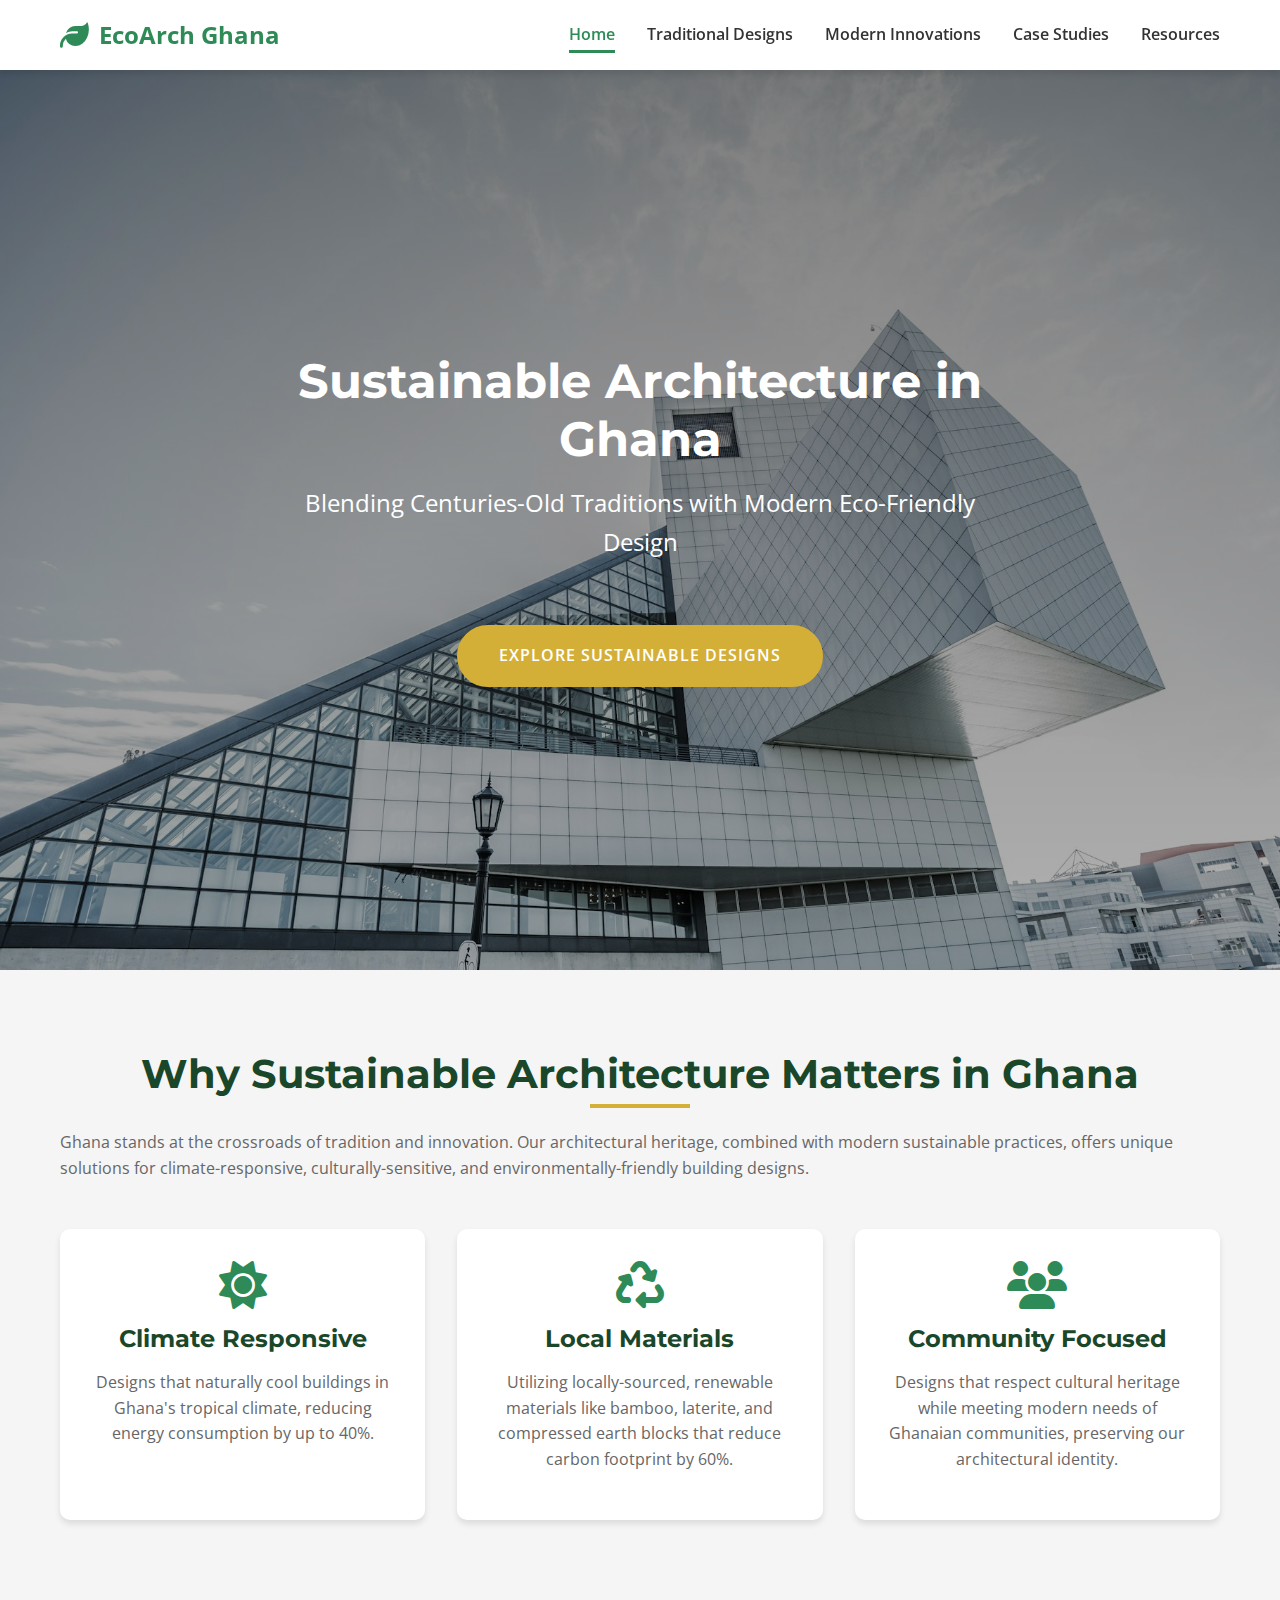
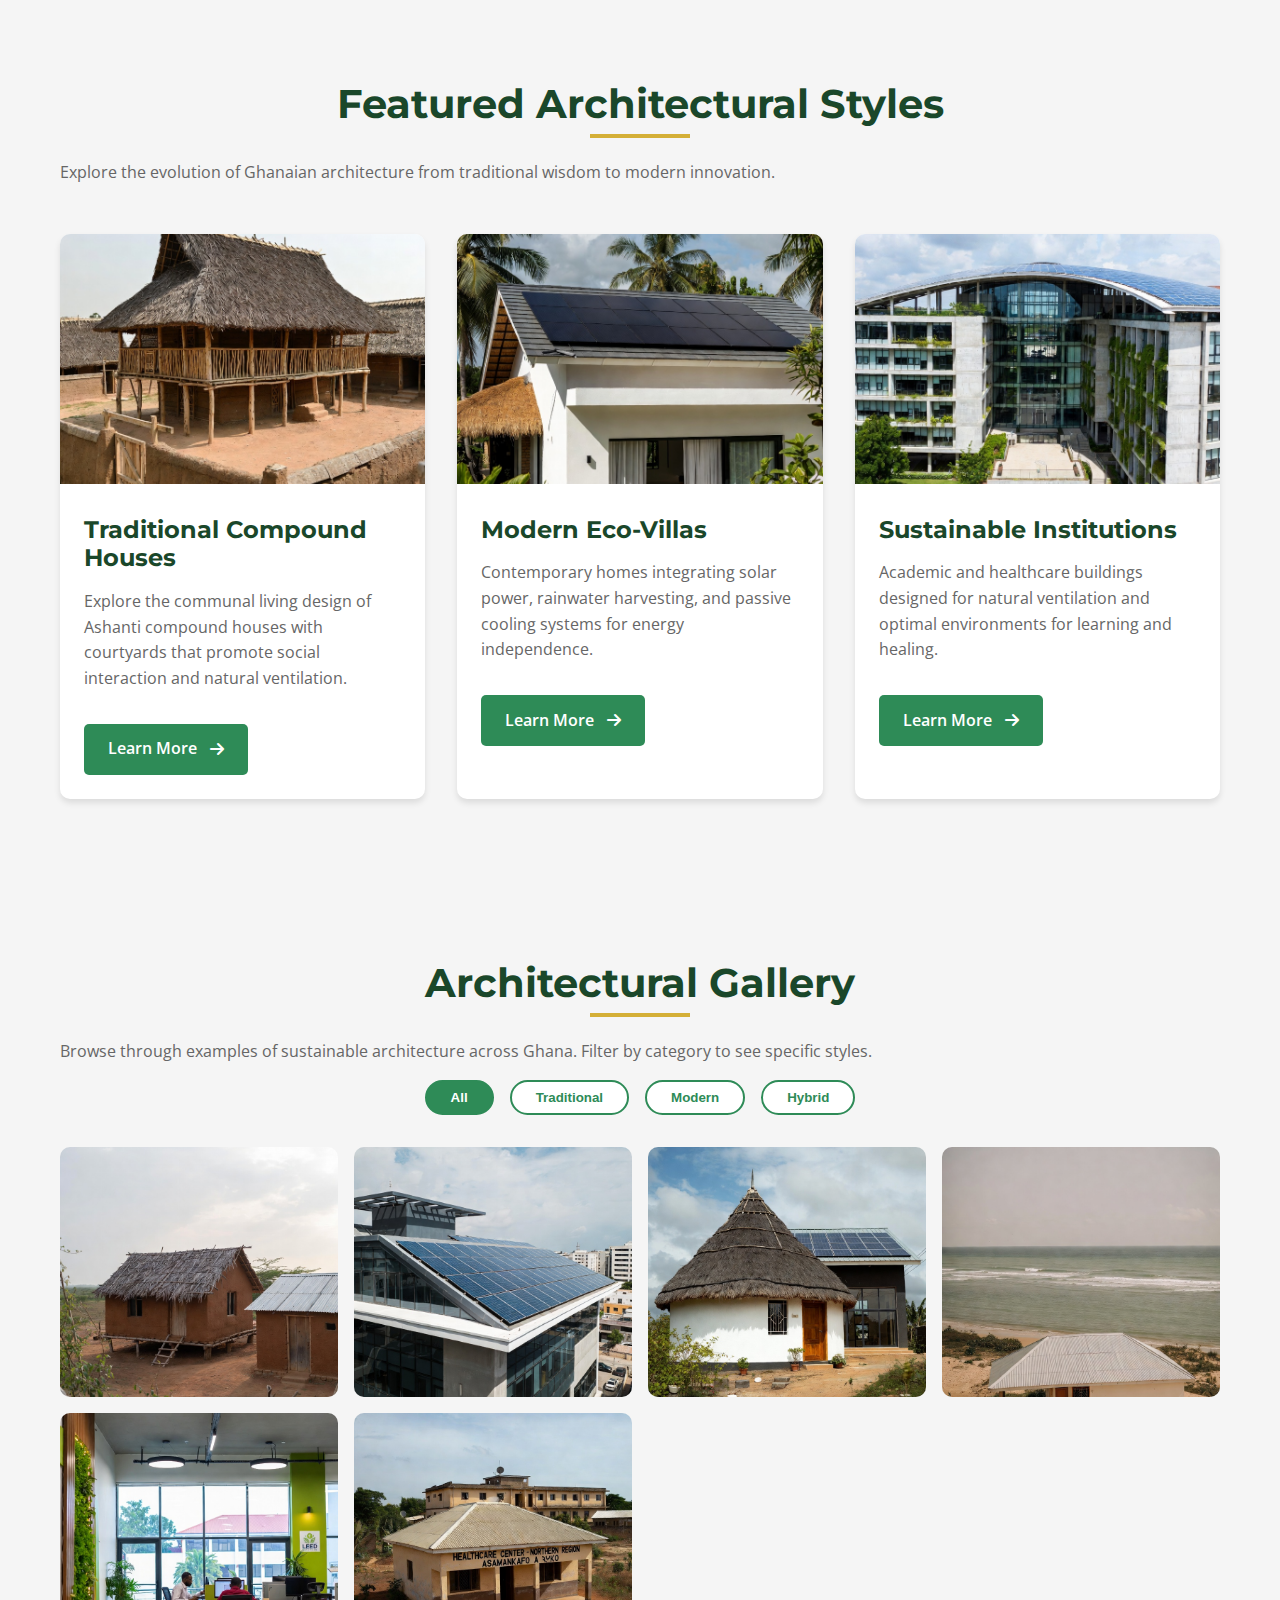
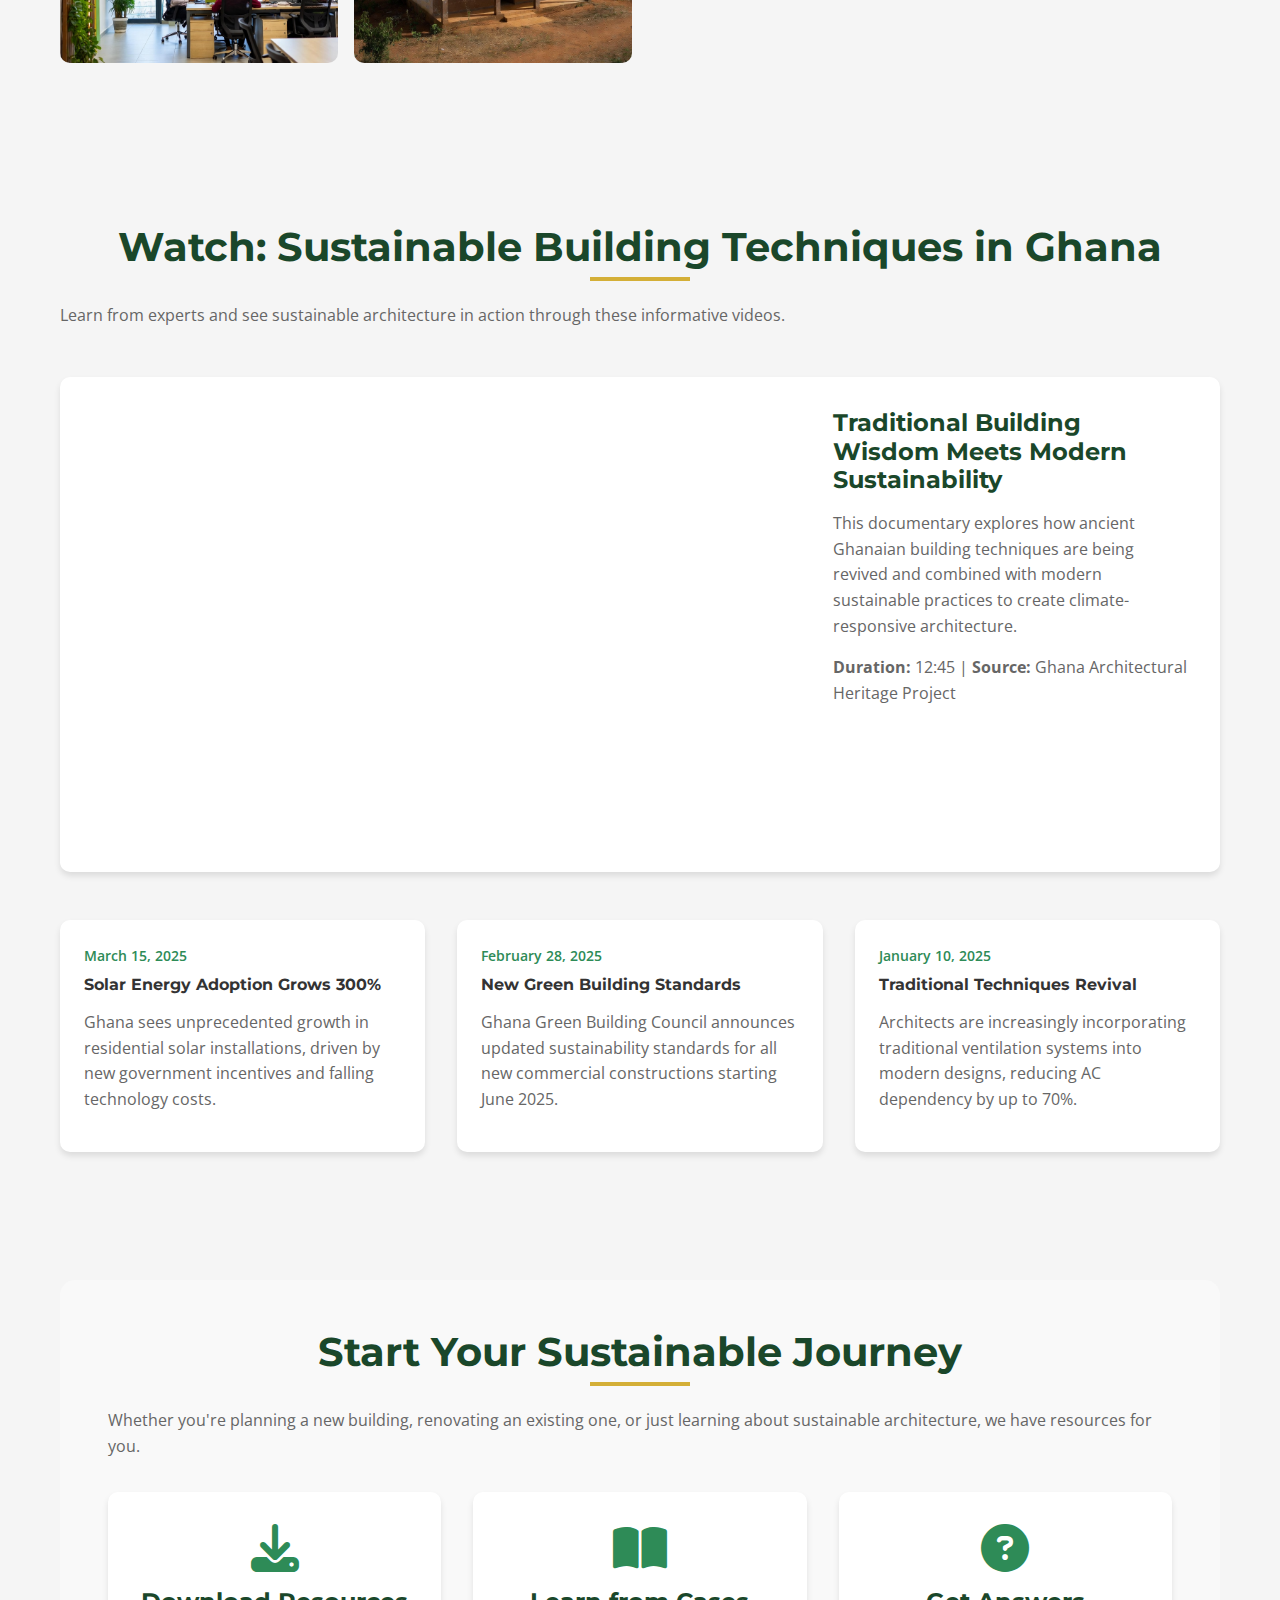
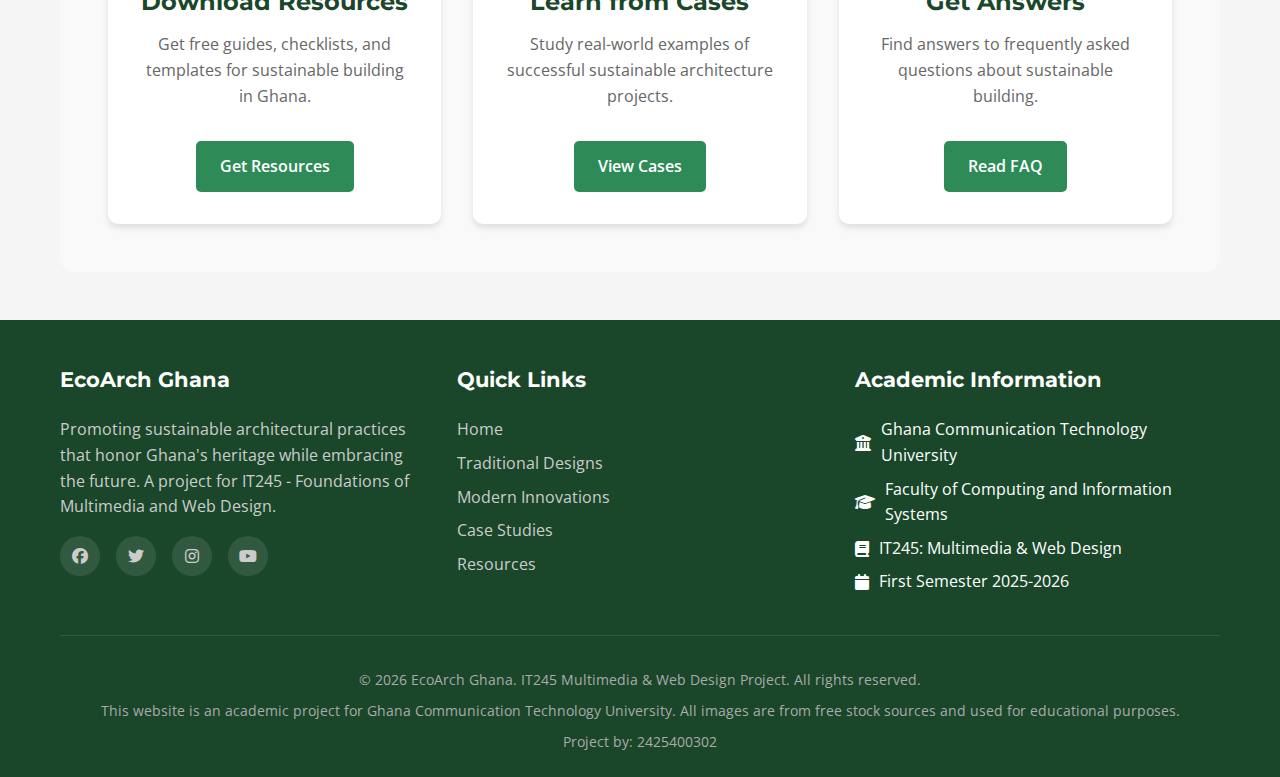
<file: index.html>
<!DOCTYPE html>
<html lang="en">
<head>
    <meta charset="UTF-8">
    <meta name="viewport" content="width=device-width, initial-scale=1.0">
    <meta name="description" content="Sustainable Architecture in Ghana - Blending Tradition with Modern Design">
    <title>EcoArch Ghana | Sustainable Architecture</title>
    <link rel="stylesheet" href="css/style.css">
    <link rel="stylesheet" href="css/responsive.css">
    <link rel="stylesheet" href="https://cdnjs.cloudflare.com/ajax/libs/font-awesome/6.4.0/css/all.min.css">
    <link href="https://fonts.googleapis.com/css2?family=Montserrat:wght@400;600;700&family=Open+Sans:wght@400;600&display=swap" rel="stylesheet">

    <style>
        /* Additional styles for index page */
        .hero {
            height: 100vh;
            position: relative;
            display: flex;
            align-items: center;
            justify-content: center;
            text-align: center;
            overflow: hidden;
            margin-top: 70px;
        }
        
        .hero img {
            position: absolute;
            top: 0;
            left: 0;
            width: 100%;
            height: 100%;
            object-fit: cover;
            z-index: -2;
        }
        
        .hero-overlay {
            position: absolute;
            top: 0;
            left: 0;
            width: 100%;
            height: 100%;
            background: linear-gradient(rgba(0, 0, 0, 0.5), rgba(0, 0, 0, 0.3));
            z-index: -1;
        }
        
        .hero-content {
            color: white;
            padding: 2rem;
            max-width: 800px;
            z-index: 1;
        }
        
        .cta-button {
            display: inline-block;
            padding: 1rem 2.5rem;
            background-color: var(--secondary-color);
            color: white;
            text-decoration: none;
            border-radius: 50px;
            font-weight: 600;
            text-transform: uppercase;
            letter-spacing: 1px;
            transition: var(--transition);
            border: 2px solid var(--secondary-color);
            margin-top: 2rem;
        }
        
        .cta-button:hover {
            background-color: transparent;
            border-color: white;
        }
        
        .video-wrapper {
            position: relative;
            padding-bottom: 56.25%; /* 16:9 Aspect Ratio */
            height: 0;
            overflow: hidden;
            border-radius: 10px;
            margin-bottom: 2rem;
        }
        
        .video-wrapper iframe {
            position: absolute;
            top: 0;
            left: 0;
            width: 100%;
            height: 100%;
            border: none;
        }
        
        .stats-counter {
            display: grid;
            grid-template-columns: repeat(auto-fit, minmax(200px, 1fr));
            gap: 2rem;
            margin: 3rem 0;
            padding: 2rem;
            background: linear-gradient(135deg, var(--primary-color), var(--dark-color));
            color: white;
            border-radius: 15px;
        }
        
        .stat-box {
            text-align: center;
        }
        
        .stat-number {
            font-size: 2.5rem;
            font-weight: 700;
            margin-bottom: 0.5rem;
            color: var(--secondary-color);
        }
        
        .stat-label {
            font-size: 1.1rem;
            opacity: 0.9;
        }
        
        .news-highlight {
            background: #f9f9f9;
            padding: 3rem;
            border-radius: 15px;
            margin: 3rem 0;
        }
        
        .news-grid {
            display: grid;
            grid-template-columns: repeat(auto-fit, minmax(300px, 1fr));
            gap: 2rem;
            margin-top: 2rem;
        }
        
        .news-item {
            background: white;
            padding: 1.5rem;
            border-radius: 10px;
            box-shadow: var(--shadow);
        }
        
        .news-date {
            color: var(--primary-color);
            font-weight: 600;
            margin-bottom: 0.5rem;
            font-size: 0.9rem;
        }
        
        @media (max-width: 768px) {
            .hero {
                height: 80vh;
            }
            
            .hero-content h1 {
                font-size: 2rem;
            }
            
            .subtitle {
                font-size: 1.2rem;
            }
            
            .stats-counter {
                grid-template-columns: 1fr;
            }
        }
    </style>
</head>
<body>
    <!-- Navigation -->
    <nav class="navbar">
        <div class="container">
            <a href="index.html" class="logo">
                <i class="fas fa-leaf"></i>
                <span>EcoArch Ghana</span>
            </a>
            <button class="menu-toggle" aria-label="Toggle navigation">
                <i class="fas fa-bars"></i>
            </button>
            <ul class="nav-menu">
                <li><a href="index.html" class="active">Home</a></li>
                <li><a href="traditional.html">Traditional Designs</a></li>
                <li><a href="modern.html">Modern Innovations</a></li>
                <li><a href="casestudies.html">Case Studies</a></li>
                <li><a href="resources.html">Resources</a></li>
            </ul>
        </div>
    </nav>

    <!-- Hero Section -->
    <header class="hero">
        <div class="hero-content">
            <h1>Sustainable Architecture in Ghana</h1>
            <p class="subtitle">Blending Centuries-Old Traditions with Modern Eco-Friendly Design</p>
            <a href="#features" class="cta-button">Explore Sustainable Designs</a>
        </div>
        <div class="hero-overlay"></div>
        <img src="images/hero-bg.jpeg" alt="Sustainable architecture in Ghana showing modern building with green design elements">
    </header>

    <!-- Main Content -->
    <main class="container">
        <!-- Introduction Section -->
        <section class="intro-section">
            <h2>Why Sustainable Architecture Matters in Ghana</h2>
            <p>Ghana stands at the crossroads of tradition and innovation. Our architectural heritage, combined with modern sustainable practices, offers unique solutions for climate-responsive, culturally-sensitive, and environmentally-friendly building designs.</p>
            
            <div class="intro-grid">
                <div class="intro-card">
                    <i class="fas fa-sun"></i>
                    <h3>Climate Responsive</h3>
                    <p>Designs that naturally cool buildings in Ghana's tropical climate, reducing energy consumption by up to 40%.</p>
                </div>
                <div class="intro-card">
                    <i class="fas fa-recycle"></i>
                    <h3>Local Materials</h3>
                    <p>Utilizing locally-sourced, renewable materials like bamboo, laterite, and compressed earth blocks that reduce carbon footprint by 60%.</p>
                </div>
                <div class="intro-card">
                    <i class="fas fa-users"></i>
                    <h3>Community Focused</h3>
                    <p>Designs that respect cultural heritage while meeting modern needs of Ghanaian communities, preserving our architectural identity.</p>
                </div>
            </div>
        </section>

     

        <!-- Featured Section -->
        <section id="features" class="featured-section">
            <h2>Featured Architectural Styles</h2>
            <p>Explore the evolution of Ghanaian architecture from traditional wisdom to modern innovation.</p>
            
            <div class="featured-grid">
                <article class="feature-card">
                    <img src="images/courtyard.jpg" alt="Traditional Ashanti Compound House with courtyard" class="feature-img">
                    <div class="feature-content">
                        <h3>Traditional Compound Houses</h3>
                        <p>Explore the communal living design of Ashanti compound houses with courtyards that promote social interaction and natural ventilation.</p>
                        <a href="traditional.html" class="read-more">Learn More <i class="fas fa-arrow-right"></i></a>
                    </div>
                </article>
                
                <article class="feature-card">
                    <img src="images/modern-solar.jpg" alt="Modern sustainable villa with solar panels" class="feature-img">
                    <div class="feature-content">
                        <h3>Modern Eco-Villas</h3>
                        <p>Contemporary homes integrating solar power, rainwater harvesting, and passive cooling systems for energy independence.</p>
                        <a href="modern.html" class="read-more">Learn More <i class="fas fa-arrow-right"></i></a>
                    </div>
                </article>
                
                <article class="feature-card">
                    <img src="images/uni.jpg" alt="Modern university building with sustainable design" class="feature-img">
                    <div class="feature-content">
                        <h3>Sustainable Institutions</h3>
                        <p>Academic and healthcare buildings designed for natural ventilation and optimal environments for learning and healing.</p>
                        <a href="casestudies.html" class="read-more">Learn More <i class="fas fa-arrow-right"></i></a>
                    </div>
                </article>
            </div>
        </section>

        <!-- Interactive Gallery -->
        <section class="gallery-section">
            <h2>Architectural Gallery</h2>
            <p>Browse through examples of sustainable architecture across Ghana. Filter by category to see specific styles.</p>
            
            <div class="gallery-controls">
                <button class="filter-btn active" data-filter="all">All</button>
                <button class="filter-btn" data-filter="traditional">Traditional</button>
                <button class="filter-btn" data-filter="modern">Modern</button>
                <button class="filter-btn" data-filter="hybrid">Hybrid</button>
            </div>
            
            <div class="gallery-grid">
                <div class="gallery-item traditional">
                    <img src="images/traditional-hut-roof.jpg" alt="Traditional thatched roof hut in rural Ghana">
                    <div class="gallery-overlay">
                        <p>Thatched Roof Hut - Northern Region</p>
                    </div>
                </div>
                <div class="gallery-item modern">
                    <img src="images/solar-office.jpg" alt="Modern sustainable office building in Accra">
                    <div class="gallery-overlay">
                        <p>Solar-Powered Office - Accra</p>
                    </div>
                </div>
                <div class="gallery-item hybrid">
                    <img src="images/modern-traditional.jpg" alt="Building combining traditional and modern elements">
                    <div class="gallery-overlay">
                        <p>Modern-Traditional Fusion Design</p>
                    </div>
                </div>
                <div class="gallery-item traditional">
                    <img src="images/costal-swish.jpg" alt="Traditional coastal house with swish construction">
                    <div class="gallery-overlay">
                        <p>Coastal Swish House - Western Region</p>
                    </div>
                </div>
                <div class="gallery-item modern">
                    <img src="images/leed-office.jpg" alt="Green office building with living walls">
                    <div class="gallery-overlay">
                        <p>LEED Certified Office - Kumasi</p>
                    </div>
                </div>
                <div class="gallery-item hybrid">
                    <img src="images/health-care.jpg" alt="Healthcare facility blending traditional and modern design">
                    <div class="gallery-overlay">
                        <p>Healthcare Center - Northern Region</p>
                    </div>
                </div>
            </div>
        </section>

        <!-- Video Section -->
        <section class="video-section">
            <h2>Watch: Sustainable Building Techniques in Ghana</h2>
            <p>Learn from experts and see sustainable architecture in action through these informative videos.</p>
            
            <div class="video-container">
                <div class="video-wrapper">
                    <!-- <iframe src="https://www.youtube.com/watch?v=wjJWRyEtzs8" 
                            title="Traditional Ghanaian Architecture Documentary" 
                            frameborder="0" 
                            allow="accelerometer; autoplay; clipboard-write; encrypted-media; gyroscope; picture-in-picture" 
                            allowfullscreen>
                    </iframe> -->
                    <iframe width="560" height="315" src="https://www.youtube.com/embed/wjJWRyEtzs8?si=CxD3lkpG1ewnQzmI" title="YouTube video player" frameborder="0" allow="accelerometer; autoplay; clipboard-write; encrypted-media; gyroscope; picture-in-picture; web-share" referrerpolicy="strict-origin-when-cross-origin" allowfullscreen></iframe>
                </div>
                <div class="video-info">
                    <h3>Traditional Building Wisdom Meets Modern Sustainability</h3>
                    <p>This documentary explores how ancient Ghanaian building techniques are being revived and combined with modern sustainable practices to create climate-responsive architecture.</p>
                    <p><strong>Duration:</strong> 12:45 | <strong>Source:</strong> Ghana Architectural Heritage Project</p>
                </div>
            </div>
            
            <div class="news-grid" style="margin-top: 3rem;">
                <div class="news-item">
                    <div class="news-date">March 15, 2025</div>
                    <h4>Solar Energy Adoption Grows 300%</h4>
                    <p>Ghana sees unprecedented growth in residential solar installations, driven by new government incentives and falling technology costs.</p>
                </div>
                <div class="news-item">
                    <div class="news-date">February 28, 2025</div>
                    <h4>New Green Building Standards</h4>
                    <p>Ghana Green Building Council announces updated sustainability standards for all new commercial constructions starting June 2025.</p>
                </div>
                <div class="news-item">
                    <div class="news-date">January 10, 2025</div>
                    <h4>Traditional Techniques Revival</h4>
                    <p>Architects are increasingly incorporating traditional ventilation systems into modern designs, reducing AC dependency by up to 70%.</p>
                </div>
            </div>
        </section>

        <!-- Call to Action -->
        <section class="news-highlight">
            <h2>Start Your Sustainable Journey</h2>
            <p>Whether you're planning a new building, renovating an existing one, or just learning about sustainable architecture, we have resources for you.</p>
            
            <div class="intro-grid" style="margin-top: 2rem;">
                <div class="intro-card">
                    <i class="fas fa-download"></i>
                    <h3>Download Resources</h3>
                    <p>Get free guides, checklists, and templates for sustainable building in Ghana.</p>
                    <a href="resources.html" class="read-more" style="margin-top: 1rem;">Get Resources</a>
                </div>
                <div class="intro-card">
                    <i class="fas fa-book-open"></i>
                    <h3>Learn from Cases</h3>
                    <p>Study real-world examples of successful sustainable architecture projects.</p>
                    <a href="casestudies.html" class="read-more" style="margin-top: 1rem;">View Cases</a>
                </div>
                <div class="intro-card">
                    <i class="fas fa-question-circle"></i>
                    <h3>Get Answers</h3>
                    <p>Find answers to frequently asked questions about sustainable building.</p>
                    <a href="resources.html#faq" class="read-more" style="margin-top: 1rem;">Read FAQ</a>
                </div>
            </div>
        </section>
    </main>

    <!-- Footer -->
    <footer class="footer">
        <div class="container">
            <div class="footer-grid">
                <div class="footer-col">
                    <h3>EcoArch Ghana</h3>
                    <p>Promoting sustainable architectural practices that honor Ghana's heritage while embracing the future. A project for IT245 - Foundations of Multimedia and Web Design.</p>
                    <div class="social-links">
                        <a href="#" aria-label="Facebook"><i class="fab fa-facebook"></i></a>
                        <a href="#" aria-label="Twitter"><i class="fab fa-twitter"></i></a>
                        <a href="#" aria-label="Instagram"><i class="fab fa-instagram"></i></a>
                        <a href="#" aria-label="YouTube"><i class="fab fa-youtube"></i></a>
                    </div>
                </div>
                
                <div class="footer-col">
                    <h3>Quick Links</h3>
                    <ul>
                        <li><a href="index.html">Home</a></li>
                        <li><a href="traditional.html">Traditional Designs</a></li>
                        <li><a href="modern.html">Modern Innovations</a></li>
                        <li><a href="casestudies.html">Case Studies</a></li>
                        <li><a href="resources.html">Resources</a></li>
                    </ul>
                </div>
                
                <div class="footer-col">
                    <h3>Academic Information</h3>
                    <ul class="contact-info">
                        <li><i class="fas fa-university"></i> Ghana Communication Technology University</li>
                        <li><i class="fas fa-graduation-cap"></i> Faculty of Computing and Information Systems</li>
                        <li><i class="fas fa-book"></i> IT245: Multimedia & Web Design</li>
                        <li><i class="fas fa-calendar"></i> First Semester 2025-2026</li>
                    </ul>
                </div>
            </div>
            
            <div class="footer-bottom">
                <p>&copy; <span id="currentYear"></span> EcoArch Ghana. IT245 Multimedia & Web Design Project. All rights reserved.</p>
                <p>This website is an academic project for Ghana Communication Technology University. All images are from free stock sources and used for educational purposes.</p>
                <p>Project by: 2425400302</p>
            </div>
        </div>
    </footer>

    <script src="js/script.js"></script>
    
</body>
</html>
</file>
<file: css/responsive.css>
/* Responsive Design */
@media (max-width: 992px) {
    h1 {
        font-size: 2.5rem;
    }
    
    h2 {
        font-size: 2rem;
    }
    
    .video-container {
        grid-template-columns: 1fr;
    }
}

@media (max-width: 768px) {
    .menu-toggle {
        display: block;
    }
    
    .nav-menu {
        position: fixed;
        top: 70px;
        left: -100%;
        flex-direction: column;
        background-color: white;
        width: 100%;
        text-align: center;
        transition: 0.3s;
        box-shadow: 0 10px 27px rgba(0, 0, 0, 0.05);
        padding: 2rem 0;
    }
    
    .nav-menu.active {
        left: 0;
    }
    
    .nav-menu li {
        margin: 1rem 0;
    }
    
    .hero {
        height: 80vh;
    }
    
    .intro-grid,
    .featured-grid {
        grid-template-columns: 1fr;
    }
    
    .gallery-grid {
        grid-template-columns: repeat(auto-fill, minmax(200px, 1fr));
    }
}

@media (max-width: 576px) {
    .container {
        padding: 0 15px;
    }
    
    h1 {
        font-size: 2rem;
    }
    
    .subtitle {
        font-size: 1.2rem;
    }
    
    section {
        padding: 3rem 0;
    }
    
    .gallery-grid {
        grid-template-columns: 1fr;
    }
    
    .filter-btn {
        padding: 0.4rem 1rem;
        font-size: 0.9rem;
    }
}
</file>
<file: css/style.css>
/* Reset and Base Styles */
* {
    margin: 0;
    padding: 0;
    box-sizing: border-box;
}

:root {
    --primary-color: #2E8B57; /* Sea Green */
    --secondary-color: #D4AF37; /* Gold */
    --dark-color: #1A472A;
    --light-color: #F5F5F5;
    --text-color: #333;
    --text-light: #666;
    --shadow: 0 4px 6px rgba(0, 0, 0, 0.1);
    --transition: all 0.3s ease;
}

body {
    font-family: 'Open Sans', sans-serif;
    line-height: 1.6;
    color: var(--text-color);
    background-color: var(--light-color);
}

.container {
    max-width: 1200px;
    margin: 0 auto;
    padding: 0 20px;
}

/* Typography */
h1, h2, h3, h4 {
    font-family: 'Montserrat', sans-serif;
    font-weight: 700;
    line-height: 1.2;
    margin-bottom: 1rem;
}

h1 {
    font-size: 3rem;
    color: white;
}

h2 {
    font-size: 2.5rem;
    color: var(--dark-color);
    text-align: center;
    margin-bottom: 2rem;
    position: relative;
}

h2::after {
    content: '';
    position: absolute;
    bottom: -10px;
    left: 50%;
    transform: translateX(-50%);
    width: 100px;
    height: 4px;
    background-color: var(--secondary-color);
}

h3 {
    font-size: 1.5rem;
    color: var(--dark-color);
}

p {
    margin-bottom: 1rem;
    color: var(--text-light);
}

/* Navigation */
.navbar {
    background-color: white;
    box-shadow: var(--shadow);
    position: fixed;
    width: 100%;
    top: 0;
    z-index: 1000;
}

.navbar .container {
    display: flex;
    justify-content: space-between;
    align-items: center;
    padding: 1rem 20px;
}

.logo {
    display: flex;
    align-items: center;
    text-decoration: none;
    font-size: 1.5rem;
    font-weight: 700;
    color: var(--primary-color);
}

.logo i {
    margin-right: 10px;
    font-size: 1.8rem;
}

.nav-menu {
    display: flex;
    list-style: none;
}

.nav-menu li {
    margin-left: 2rem;
}

.nav-menu a {
    text-decoration: none;
    color: var(--text-color);
    font-weight: 600;
    padding: 0.5rem 0;
    position: relative;
    transition: var(--transition);
}

.nav-menu a:hover,
.nav-menu a.active {
    color: var(--primary-color);
}

.nav-menu a.active::after {
    content: '';
    position: absolute;
    bottom: 0;
    left: 0;
    width: 100%;
    height: 3px;
    background-color: var(--primary-color);
}

.menu-toggle {
    display: none;
    background: none;
    border: none;
    font-size: 1.5rem;
    color: var(--text-color);
    cursor: pointer;
}

/* Hero Section */
.hero {
    height: 100vh;
    position: relative;
    display: flex;
    align-items: center;
    justify-content: center;
    text-align: center;
    overflow: hidden;
    margin-top: 70px; /* Account for fixed navbar */
}

.hero-video {
    position: absolute;
    top: 0;
    left: 0;
    width: 100%;
    height: 100%;
    object-fit: cover;
    z-index: -1;
}

.hero-overlay {
    position: absolute;
    top: 0;
    left: 0;
    width: 100%;
    height: 100%;
    background: rgba(0, 0, 0, 0.5);
    z-index: -1;
}

.hero-content {
    color: white;
    padding: 2rem;
    max-width: 800px;
    z-index: 1;
}

.subtitle {
    font-size: 1.5rem;
    margin-bottom: 2rem;
    color: white;
}

.cta-button {
    display: inline-block;
    padding: 1rem 2.5rem;
    background-color: var(--secondary-color);
    color: white;
    text-decoration: none;
    border-radius: 50px;
    font-weight: 600;
    text-transform: uppercase;
    letter-spacing: 1px;
    transition: var(--transition);
    border: 2px solid var(--secondary-color);
}

.cta-button:hover {
    background-color: transparent;
    border-color: white;
}

/* Sections */
section {
    padding: 5rem 0;
}

/* Intro Section */
.intro-grid {
    display: grid;
    grid-template-columns: repeat(auto-fit, minmax(300px, 1fr));
    gap: 2rem;
    margin-top: 3rem;
}

.intro-card {
    background: white;
    padding: 2rem;
    border-radius: 10px;
    box-shadow: var(--shadow);
    text-align: center;
    transition: var(--transition);
}

.intro-card:hover {
    transform: translateY(-10px);
}

.intro-card i {
    font-size: 3rem;
    color: var(--primary-color);
    margin-bottom: 1rem;
}

/* Featured Section */
.featured-grid {
    display: grid;
    grid-template-columns: repeat(auto-fit, minmax(350px, 1fr));
    gap: 2rem;
    margin-top: 3rem;
}

.feature-card {
    background: white;
    border-radius: 10px;
    overflow: hidden;
    box-shadow: var(--shadow);
    transition: var(--transition);
}

.feature-card:hover {
    transform: translateY(-10px);
    box-shadow: 0 10px 20px rgba(0, 0, 0, 0.15);
}

.feature-img {
    width: 100%;
    height: 250px;
    object-fit: cover;
}

.feature-content {
    padding: 1.5rem;
}

.read-more {
    display: inline-flex;
    align-items: center;
    color: var(--primary-color);
    text-decoration: none;
    font-weight: 600;
    margin-top: 1rem;
}

.read-more i {
    margin-left: 5px;
    transition: var(--transition);
}

.read-more:hover i {
    transform: translateX(5px);
}

/* Gallery Section */
.gallery-controls {
    display: flex;
    justify-content: center;
    gap: 1rem;
    margin-bottom: 2rem;
}

.filter-btn {
    padding: 0.5rem 1.5rem;
    background: white;
    border: 2px solid var(--primary-color);
    color: var(--primary-color);
    border-radius: 25px;
    cursor: pointer;
    transition: var(--transition);
    font-weight: 600;
}

.filter-btn.active,
.filter-btn:hover {
    background: var(--primary-color);
    color: white;
}

.gallery-grid {
    display: grid;
    grid-template-columns: repeat(auto-fill, minmax(250px, 1fr));
    gap: 1rem;
}

.gallery-item {
    position: relative;
    overflow: hidden;
    border-radius: 10px;
    height: 250px;
}

.gallery-item img {
    width: 100%;
    height: 100%;
    object-fit: cover;
    transition: var(--transition);
}

.gallery-item:hover img {
    transform: scale(1.1);
}

.gallery-overlay {
    position: absolute;
    bottom: 0;
    left: 0;
    right: 0;
    background: rgba(0, 0, 0, 0.7);
    color: white;
    padding: 1rem;
    transform: translateY(100%);
    transition: var(--transition);
}

.gallery-item:hover .gallery-overlay {
    transform: translateY(0);
}

/* Video Section */
.video-container {
    display: grid;
    grid-template-columns: 2fr 1fr;
    gap: 2rem;
    margin-top: 3rem;
    background: white;
    padding: 2rem;
    border-radius: 10px;
    box-shadow: var(--shadow);
}

.video-wrapper {
    position: relative;
    padding-bottom: 56.25%; /* 16:9 Aspect Ratio */
    height: 0;
    overflow: hidden;
}

.video-wrapper iframe {
    position: absolute;
    top: 0;
    left: 0;
    width: 100%;
    height: 100%;
    border-radius: 10px;
}

/* Footer */
.footer {
    background-color: var(--dark-color);
    color: white;
    padding: 3rem 0 1rem;
}

.footer-grid {
    display: grid;
    grid-template-columns: repeat(auto-fit, minmax(250px, 1fr));
    gap: 2rem;
    margin-bottom: 2rem;
}

.footer-col h3 {
    color: white;
    margin-bottom: 1.5rem;
    font-size: 1.3rem;
}

.footer-col p {
    color: #ccc;
}

.footer-col ul {
    list-style: none;
}

.footer-col ul li {
    margin-bottom: 0.5rem;
}

.footer-col a {
    color: #ccc;
    text-decoration: none;
    transition: var(--transition);
}

.footer-col a:hover {
    color: var(--secondary-color);
}

.contact-info li {
    display: flex;
    align-items: center;
    gap: 10px;
}

.social-links {
    display: flex;
    gap: 1rem;
    margin-top: 1rem;
}

.social-links a {
    display: inline-flex;
    align-items: center;
    justify-content: center;
    width: 40px;
    height: 40px;
    background: rgba(255, 255, 255, 0.1);
    border-radius: 50%;
    transition: var(--transition);
}

.social-links a:hover {
    background: var(--secondary-color);
    transform: translateY(-3px);
}

.footer-bottom {
    text-align: center;
    padding-top: 2rem;
    border-top: 1px solid rgba(255, 255, 255, 0.1);
    font-size: 0.9rem;
    color: #aaa;
}

.footer-bottom p {
    margin-bottom: 0.5rem;
    color: #aaa;
}


/* Additional styles for modern page */
.video-wrapper {
    position: relative;
    padding-bottom: 56.25%; /* 16:9 Aspect Ratio */
    height: 0;
    overflow: hidden;
    border-radius: 10px;
}

.video-wrapper iframe {
    position: absolute;
    top: 0;
    left: 0;
    width: 100%;
    height: 100%;
    border: none;
}

.tech-details {
    margin-top: 1rem;
    padding-top: 1rem;
    border-top: 1px solid #eee;
}

.tech-details p {
    margin-bottom: 0.5rem;
    font-size: 0.9rem;
    color: var(--text-light);
}

.tech-details strong {
    color: var(--dark-color);
}

.page-navigation {
    padding: 3rem 0;
    text-align: center;
    border-top: 2px solid #eee;
    margin-top: 3rem;
}

.nav-buttons {
    display: flex;
    justify-content: center;
    gap: 2rem;
    margin-top: 2rem;
}

.nav-button {
    display: flex;
    align-items: center;
    gap: 10px;
    padding: 1rem 2rem;
    background: var(--primary-color);
    color: white;
    text-decoration: none;
    border-radius: 50px;
    font-weight: 600;
    transition: var(--transition);
    border: 2px solid var(--primary-color);
}

.nav-button:hover {
    background: transparent;
    color: var(--primary-color);
    gap: 15px;
}

.nav-button i:last-child {
    font-size: 0.9rem;
}

/* Animation classes */
@keyframes fadeInUp {
    from {
        opacity: 0;
        transform: translateY(30px);
    }
    to {
        opacity: 1;
        transform: translateY(0);
    }
}

.animated {
    animation: fadeInUp 0.8s ease forwards;
}

/* Statistics animation */
@keyframes countUp {
    from {
        opacity: 0;
        transform: translateY(20px);
    }
    to {
        opacity: 1;
        transform: translateY(0);
    }
}

.stat-item {
    animation: countUp 1s ease forwards;
}

.stat-item:nth-child(1) { animation-delay: 0.2s; }
.stat-item:nth-child(2) { animation-delay: 0.4s; }
.stat-item:nth-child(3) { animation-delay: 0.6s; }



/* Case Studies specific styles */
.read-more {
    background: var(--primary-color);
    color: white;
    border: none;
    padding: 0.8rem 1.5rem;
    border-radius: 5px;
    cursor: pointer;
    font-weight: 600;
    display: inline-flex;
    align-items: center;
    gap: 8px;
    transition: all 0.3s ease;
    margin-top: 1rem;
}

.read-more:hover {
    background: var(--dark-color);
    gap: 12px;
}

.page-navigation {
    padding: 3rem 0;
    text-align: center;
    border-top: 2px solid #eee;
    margin-top: 3rem;
}

.nav-buttons {
    display: flex;
    justify-content: center;
    gap: 2rem;
    margin-top: 2rem;
}

.nav-button {
    display: flex;
    align-items: center;
    gap: 10px;
    padding: 1rem 2rem;
    background: var(--primary-color);
    color: white;
    text-decoration: none;
    border-radius: 50px;
    font-weight: 600;
    transition: var(--transition);
    border: 2px solid var(--primary-color);
}

.nav-button:hover {
    background: transparent;
    color: var(--primary-color);
    gap: 15px;
}

.nav-button i:last-child {
    font-size: 0.9rem;
}

/* Responsive adjustments for case studies */
@media (max-width: 768px) {
    .case-grid {
        grid-template-columns: 1fr;
    }
    
    .nav-buttons {
        flex-direction: column;
        align-items: center;
    }
    
    .nav-button {
        width: 100%;
        max-width: 300px;
        justify-content: center;
    }
}
</file>
